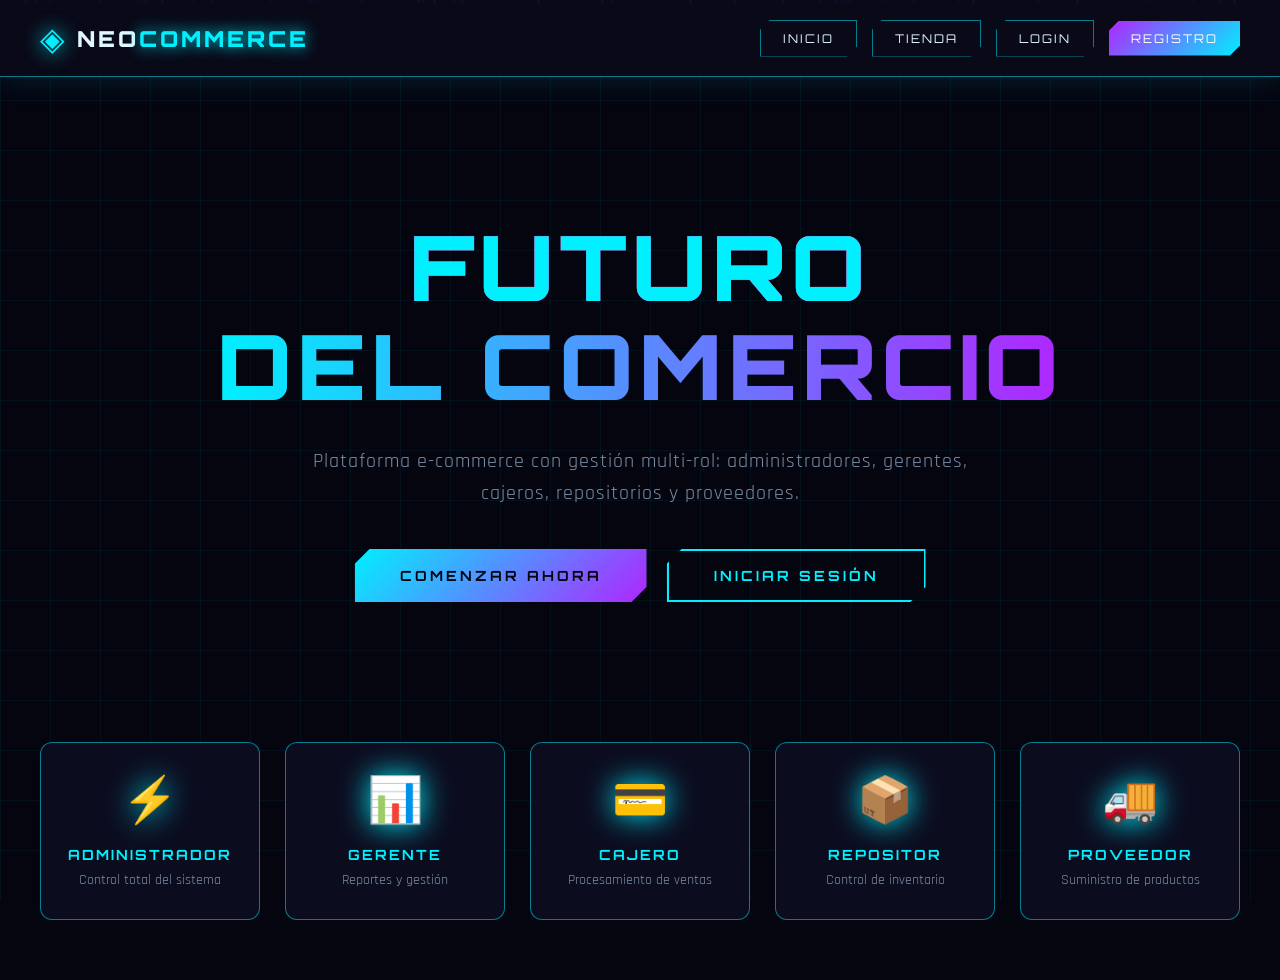
<file: NeoCommerce/frontend/index.html>
<!DOCTYPE html>
<html lang="es">
<head>
    <meta charset="UTF-8">
    <meta name="viewport" content="width=device-width, initial-scale=1.0">
    <title>NeoCommerce | Futuristic E-commerce</title>
    <link rel="stylesheet" href="css/styles.css">
    <link href="https://fonts.googleapis.com/css2?family=Orbitron:wght@400;700;900&family=Rajdhani:wght@300;500;700&display=swap" rel="stylesheet">
</head>
<body>
    <div class="particles" id="particles"></div>
    <div class="grid-bg"></div>

    <header class="header">
        <div class="logo">
            <span class="logo-icon">◈</span>
            <span class="logo-text">NEO<span class="accent">COMMERCE</span></span>
        </div>
        <nav class="nav">
            <button class="nav-btn" data-view="home">INICIO</button>
            <button class="nav-btn" data-view="tienda">TIENDA</button>
            <button class="nav-btn" data-view="productos" id="navProductos" style="display:none;">CAJA</button>
            <button class="nav-btn" id="btnLogin">LOGIN</button>
            <button class="nav-btn accent-btn" id="btnRegister">REGISTRO</button>
        </nav>
        <div class="user-info" id="userInfo" style="display:none;">
            <span class="user-badge" id="userBadge"></span>
            <button class="nav-btn logout-btn" id="btnLogout">SALIR</button>
        </div>
    </header>

    <section class="view active" id="view-home">
        <div class="hero">
            <h1 class="hero-title">
                <span class="glitch" data-text="FUTURO">FUTURO</span><br>
                <span class="gradient-text">DEL COMERCIO</span>
            </h1>
            <p class="hero-subtitle">Plataforma e-commerce con gestión multi-rol: administradores, gerentes, cajeros, repositorios y proveedores.</p>
            <div class="hero-buttons">
                <button class="cta-btn" id="heroRegister">COMENZAR AHORA</button>
                <button class="cta-btn secondary" id="heroLogin">INICIAR SESIÓN</button>
            </div>
        </div>
        <div class="roles-grid">
            <div class="role-card"><div class="role-icon">⚡</div><h3>ADMINISTRADOR</h3><p>Control total del sistema</p></div>
            <div class="role-card"><div class="role-icon">📊</div><h3>GERENTE</h3><p>Reportes y gestión</p></div>
            <div class="role-card"><div class="role-icon">💳</div><h3>CAJERO</h3><p>Procesamiento de ventas</p></div>
            <div class="role-card"><div class="role-icon">📦</div><h3>REPOSITOR</h3><p>Control de inventario</p></div>
            <div class="role-card"><div class="role-icon">🚚</div><h3>PROVEEDOR</h3><p>Suministro de productos</p></div>
        </div>
    </section>

    <section class="view" id="view-tienda">
        <h2 class="section-title">CATÁLOGO DE PRODUCTOS</h2>
        <div class="shop-container">
            <div class="products-side"><div class="products-grid" id="tiendaProductsGrid"></div></div>
            <div class="cart-side">
                <div class="cart-header"><h3>🛒 CARRITO</h3><span class="cart-count" id="cartCount">0</span></div>
                <div class="cart-items" id="cartItems"><p class="empty-cart">El carrito está vacío</p></div>
                <div class="cart-summary">
                    <div class="summary-row"><span>Subtotal:</span><span id="cartSubtotal">$0.00</span></div>
                    <div class="summary-row"><span>IVA (21%):</span><span id="cartIVA">$0.00</span></div>
                    <div class="summary-row total-row"><span>TOTAL:</span><span id="cartTotal">$0.00</span></div>
                </div>
                <button class="checkout-btn" id="btnCheckout" disabled>FINALIZAR COMPRA</button>
            </div>
        </div>
    </section>

    <section class="view" id="view-productos">
        <h2 class="section-title">CAJA - PUNTO DE VENTA</h2>
        <div class="shop-container">
            <div class="products-side"><div class="products-grid" id="productsGrid"></div></div>
            <div class="cart-side">
                <div class="cart-header"><h3>🛒 VENTA ACTUAL</h3><span class="cart-count" id="cartCount">0</span></div>
                <div class="cart-items" id="cartItems"><p class="empty-cart">Sin productos</p></div>
                <div class="cart-summary">
                    <div class="summary-row"><span>Subtotal:</span><span id="cartSubtotal">$0.00</span></div>
                    <div class="summary-row"><span>IVA (21%):</span><span id="cartIVA">$0.00</span></div>
                    <div class="summary-row total-row"><span>TOTAL:</span><span id="cartTotal">$0.00</span></div>
                </div>
                <button class="checkout-btn" id="btnCheckout" disabled>FACTURAR</button>
            </div>
        </div>
    </section>

    <section class="view" id="view-admin-productos">
        <h2 class="section-title">ADMINISTRACIÓN DE PRODUCTOS</h2>
        <div class="admin-header"><button class="cta-btn" id="btnNuevoProducto">+ NUEVO PRODUCTO</button></div>
        <div class="admin-table-container">
            <table class="admin-table">
                <thead><tr><th>ID</th><th>Nombre</th><th>Categoría</th><th>Precio</th><th>Stock</th><th>Estado</th><th>Acciones</th></tr></thead>
                <tbody id="adminProductsTable"></tbody>
            </table>
        </div>
    </section>

    <section class="view" id="view-admin-pedidos">
        <h2 class="section-title">PEDIDOS DE CLIENTES</h2>
        <div class="admin-header"><button class="cta-btn secondary" id="btnCierreDiario">🌙 CIERRE DEL DÍA</button></div>
        <div class="admin-table-container">
            <table class="admin-table">
                <thead><tr><th>N° Pedido</th><th>Fecha</th><th>Cliente</th><th>Total</th><th>Pago</th><th>Estado</th><th>Acciones</th></tr></thead>
                <tbody id="adminPedidosTable"></tbody>
            </table>
        </div>
        <h2 class="section-title" style="margin-top: 60px; font-size: 22px;">HISTORIAL DE CIERRES DIARIOS</h2>
        <div class="admin-table-container">
            <table class="admin-table">
                <thead><tr><th>Fecha</th><th>Pedidos</th><th>Neto</th><th>IVA</th><th>Total</th><th>Contado</th><th>Cuotas</th></tr></thead>
                <tbody id="cierresTable"></tbody>
            </table>
        </div>
    </section>

    <section class="view" id="view-dashboard">
        <h2 class="section-title" id="dashboardTitle">DASHBOARD</h2>
        <div class="dashboard-content" id="dashboardContent"></div>
    </section>

    <!-- MODALES -->
    <div class="modal" id="modalLogin">
        <div class="modal-content">
            <span class="modal-close" data-close="modalLogin">✕</span>
            <h2 class="modal-title">ACCESO AL SISTEMA</h2>
            <form id="formLogin">
                <div class="input-group"><input type="email" id="loginEmail" placeholder=" " required><label>Correo Electrónico</label></div>
                <div class="input-group"><input type="password" id="loginPassword" placeholder=" " required><label>Contraseña</label></div>
                <button type="submit" class="submit-btn">INICIAR SESIÓN</button>
            </form>
            <div class="modal-footer"><p>¿No tienes cuenta? <a href="#" id="linkToRegister">Regístrate aquí</a></p></div>
        </div>
    </div>

    <div class="modal" id="modalRegister">
        <div class="modal-content">
            <span class="modal-close" data-close="modalRegister">✕</span>
            <h2 class="modal-title">NUEVO REGISTRO</h2>
            <form id="formRegister">
                <div class="input-group"><input type="text" id="regNombre" placeholder=" " required><label>Nombre Completo</label></div>
                <div class="input-group"><input type="email" id="regEmail" placeholder=" " required><label>Correo Electrónico</label></div>
                <div class="input-group"><input type="password" id="regPassword" placeholder=" " required minlength="6"><label>Contraseña</label></div>
                <div class="input-group"><select id="regRol" required><option value="">Selecciona un rol</option></select><label class="select-label">Rol</label></div>
                <div class="input-group" id="codigoGroup" style="display:none;"><input type="text" id="regCodigo" placeholder=" "><label>Código Especial</label></div>
                <div class="input-group"><input type="tel" id="regTelefono" placeholder=" "><label>Teléfono (opcional)</label></div>
                <button type="submit" class="submit-btn">CREAR CUENTA</button>
            </form>
            <div class="modal-footer"><p>¿Ya tienes cuenta? <a href="#" id="linkToLogin">Inicia sesión</a></p></div>
        </div>
    </div>

    <div class="modal" id="modalProducto">
        <div class="modal-content">
            <span class="modal-close" data-close="modalProducto">✕</span>
            <h2 class="modal-title" id="modalProductoTitle">NUEVO PRODUCTO</h2>
            <form id="formProducto">
                <input type="hidden" id="prodID">
                <div class="input-group"><input type="text" id="prodNombre" placeholder=" " required><label>Nombre</label></div>
                <div class="input-group"><input type="text" id="prodCategoria" placeholder=" "><label>Categoría</label></div>
                <div class="input-group"><input type="number" id="prodPrecio" step="0.01" placeholder=" " required min="0"><label>Precio</label></div>
                <div class="input-group"><input type="number" id="prodStock" placeholder=" " required min="0"><label>Stock</label></div>
                <div class="input-group"><textarea id="prodDescripcion" placeholder=" " rows="3"></textarea><label>Descripción</label></div>
                <button type="submit" class="submit-btn">GUARDAR</button>
            </form>
        </div>
    </div>

    <div class="modal" id="modalDevolver">
        <div class="modal-content">
            <span class="modal-close" data-close="modalDevolver">✕</span>
            <h2 class="modal-title">DEVOLVER AL ALMACÉN</h2>
            <form id="formDevolver">
                <input type="hidden" id="devProdID">
                <p class="dev-info">Producto: <strong id="devProdNombre"></strong></p>
                <div class="input-group"><input type="number" id="devCantidad" placeholder=" " required min="1"><label>Cantidad</label></div>
                <div class="input-group"><input type="text" id="devMotivo" placeholder=" " required><label>Motivo</label></div>
                <button type="submit" class="submit-btn">DEVOLVER</button>
            </form>
        </div>
    </div>

    <div class="modal" id="modalFactura">
        <div class="modal-content factura-content">
            <span class="modal-close" data-close="modalFactura">✕</span>
            <div class="factura" id="facturaContent"></div>
            <button class="submit-btn" id="btnImprimirFactura">🖨️ IMPRIMIR</button>
        </div>
    </div>

    <div class="modal" id="modalCheckout">
        <div class="modal-content">
            <span class="modal-close" data-close="modalCheckout">✕</span>
            <h2 class="modal-title">FINALIZAR PEDIDO</h2>
            <form id="formCheckout">
                <div class="input-group"><input type="text" id="checkNombre" placeholder=" " required><label>Nombre Completo</label></div>
                <div class="input-group"><input type="email" id="checkEmail" placeholder=" " required><label>Correo Electrónico</label></div>
                <div class="input-group"><input type="tel" id="checkTelefono" placeholder=" "><label>Teléfono</label></div>
                <div class="input-group"><input type="text" id="checkDireccion" placeholder=" "><label>Dirección de envío</label></div>
                <div class="input-group">
                    <label style="position: static; color: var(--neon-cyan); font-size: 13px; display: block; margin-bottom: 8px;">Forma de pago</label>
                    <div class="pago-options">
                        <label class="pago-option"><input type="radio" name="formaPago" value="Contado" checked><span>💵 Contado</span></label>
                        <label class="pago-option"><input type="radio" name="formaPago" value="Cuotas"><span>💳 Cuotas</span></label>
                    </div>
                </div>
                <div class="input-group" id="cuotasGroup" style="display:none;">
                    <select id="checkCuotas"><option value="3">3 cuotas</option><option value="6">6 cuotas</option><option value="12">12 cuotas</option></select>
                    <label class="select-label">Cuotas</label>
                </div>
                <div class="cart-summary">
                    <div class="summary-row"><span>Subtotal:</span><span id="checkSubtotal">$0.00</span></div>
                    <div class="summary-row"><span>IVA (21%):</span><span id="checkIVA">$0.00</span></div>
                    <div class="summary-row total-row"><span>TOTAL:</span><span id="checkTotal">$0.00</span></div>
                    <div class="summary-row" id="cuotaInfo" style="display:none; color: #ffaa00;"><span>Monto cuota:</span><span id="checkMontoCuota">$0.00</span></div>
                </div>
                <button type="submit" class="submit-btn">CONFIRMAR PEDIDO</button>
            </form>
        </div>
    </div>

    <div class="modal" id="modalPedidoConfirmado">
        <div class="modal-content factura-content">
            <span class="modal-close" data-close="modalPedidoConfirmado">✕</span>
            <div class="factura" id="pedidoConfirmadoContent"></div>
            <button class="submit-btn" id="btnCerrarPedido">ENTENDIDO</button>
        </div>
    </div>

    <div id="toast" class="toast"></div>

    <script src="js/auth.js" defer></script>
    <script src="js/app.js" defer></script>
</body>
</html>
</file>
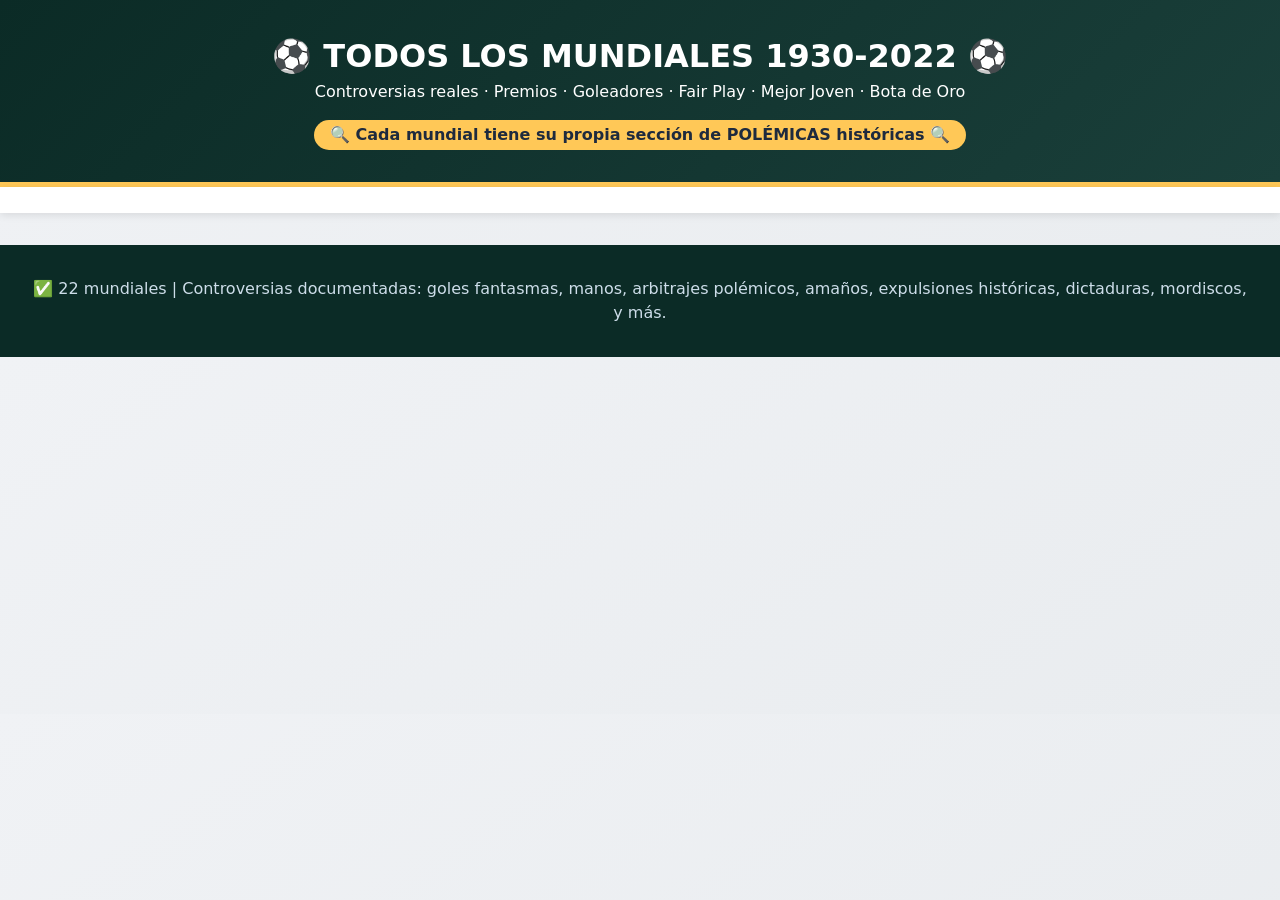
<file: mundial/Nueva carpeta/mundial.html>
<!DOCTYPE html>
<html lang="es">
<head>
    <meta charset="UTF-8">
    <meta name="viewport" content="width=device-width, initial-scale=1.0, user-scalable=yes">
    <title>Mundiales | TODAS las controversias históricas + premios completos</title>
    <link rel="stylesheet" href="style.css">
</head>
<body>

<div class="hero">
    <h1>⚽ TODOS LOS MUNDIALES 1930-2022 ⚽</h1>
    <p>Controversias reales · Premios · Goleadores · Fair Play · Mejor Joven · Bota de Oro</p>
    <div class="hero-badge">🔍 Cada mundial tiene su propia sección de POLÉMICAS históricas 🔍</div>
</div>

<div class="nav-mundiales">
    <div class="nav-container" id="navMundiales"></div>
</div>

<div class="container" id="contenedor-mundial"></div>

<div class="footer-global">
    <p>✅ 22 mundiales | Controversias documentadas: goles fantasmas, manos, arbitrajes polémicos, amaños, expulsiones históricas, dictaduras, mordiscos, y más.</p>
</div>

<script src="script.js"></script>
</body>
</html>
</file>
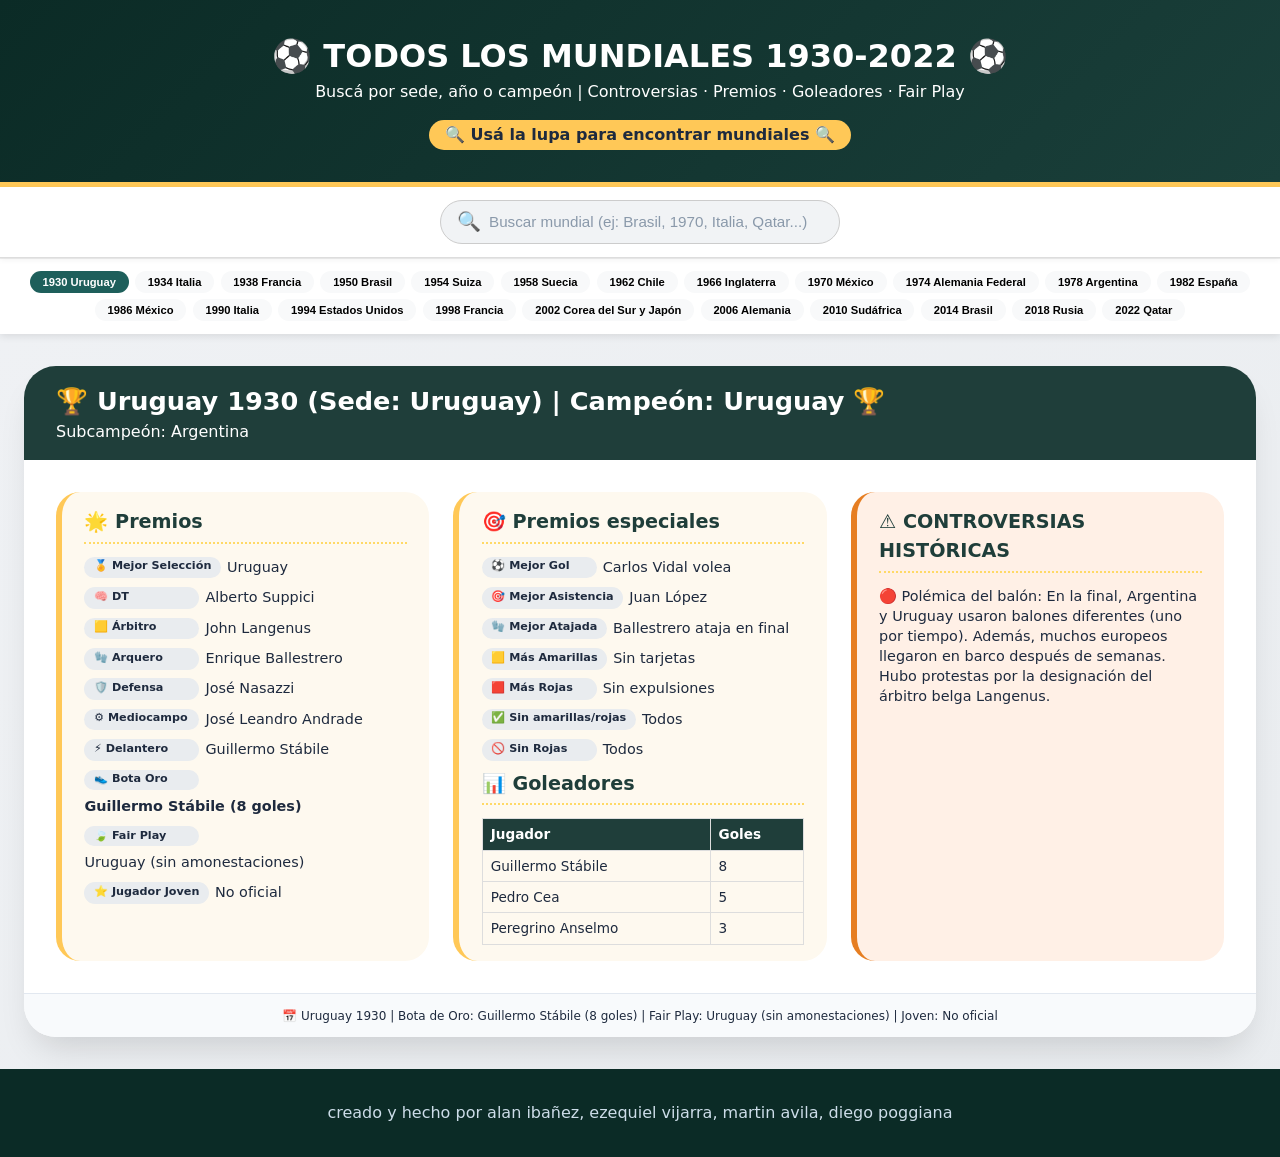
<file: mundial/Nueva carpeta/mundiallllll.html>
<!DOCTYPE html>
<html lang="es">
<head>
    <meta charset="UTF-8">
    <meta name="viewport" content="width=device-width, initial-scale=1.0, user-scalable=yes">
    <title>Mundiales | Buscador + todas las controversias y premios</title>
    <style>
        * { margin: 0; padding: 0; box-sizing: border-box; }
        body {
            font-family: 'Segoe UI', Roboto, system-ui;
            background: linear-gradient(145deg, #f0f2f5 0%, #e9ecef 100%);
            color: #1e2a3e;
            line-height: 1.5;
        }
        .hero {
            background: linear-gradient(135deg, #0b2b26 0%, #1a3f3a 100%);
            color: white;
            padding: 2rem 1.5rem;
            text-align: center;
            border-bottom: 5px solid #ffc857;
        }
        .hero h1 { font-size: 2rem; }
        .hero-badge {
            background: #ffc857;
            color: #1e2a3e;
            display: inline-block;
            padding: 0.2rem 1rem;
            border-radius: 60px;
            font-weight: bold;
            margin-top: 1rem;
        }
        /* BARRA DE BÚSQUEDA CON LUPA */
        .search-container {
            background: white;
            padding: 0.8rem 1rem;
            display: flex;
            justify-content: center;
            border-bottom: 1px solid #ddd;
            position: sticky;
            top: 0;
            z-index: 101;
            box-shadow: 0 2px 6px rgba(0,0,0,0.05);
        }
        .search-box {
            display: flex;
            align-items: center;
            background: #f1f3f5;
            border-radius: 50px;
            padding: 0.4rem 1rem;
            width: 100%;
            max-width: 400px;
            border: 1px solid #ccc;
        }
        .search-box .lupa {
            font-size: 1.2rem;
            margin-right: 8px;
            color: #5f6c7a;
        }
        .search-box input {
            background: transparent;
            border: none;
            outline: none;
            font-size: 0.95rem;
            width: 100%;
            padding: 0.3rem 0;
        }
        .search-box input::placeholder {
            color: #8a99aa;
        }
        .clear-search {
            background: none;
            border: none;
            cursor: pointer;
            font-size: 1.1rem;
            color: #8a99aa;
            padding: 0 5px;
        }
        .nav-mundiales {
            background: white;
            padding: 0.8rem 0;
            position: sticky;
            top: 70px;
            z-index: 100;
            box-shadow: 0 2px 8px rgba(0,0,0,0.1);
            max-height: 115px;
            overflow-y: auto;
            border-top: 1px solid #eee;
        }
        .nav-container {
            max-width: 1400px;
            margin: 0 auto;
            display: flex;
            flex-wrap: wrap;
            justify-content: center;
            gap: 0.4rem;
            padding: 0 1rem;
        }
        .btn-mundial {
            background: #f8f9fa;
            border: none;
            padding: 0.3rem 0.8rem;
            border-radius: 40px;
            font-weight: 600;
            font-size: 0.7rem;
            cursor: pointer;
            transition: 0.2s;
            white-space: nowrap;
        }
        .btn-mundial.active, .btn-mundial:hover {
            background: #1e5f5b;
            color: white;
        }
        .container { max-width: 1400px; margin: 2rem auto; padding: 0 1.5rem; }
        .worldcup-card {
            background: white;
            border-radius: 2rem;
            box-shadow: 0 20px 35px -12px rgba(0,0,0,0.15);
            overflow: hidden;
            animation: fadeSlide 0.3s ease-out;
        }
        @keyframes fadeSlide {
            from { opacity: 0; transform: translateY(10px);}
            to { opacity: 1; transform: translateY(0);}
        }
        .card-header {
            background: #1f3e3a;
            color: white;
            padding: 1rem 2rem;
        }
        .card-header h2 { font-size: 1.6rem; }
        .stats-grid {
            display: grid;
            grid-template-columns: repeat(auto-fit, minmax(330px, 1fr));
            gap: 1.5rem;
            padding: 2rem;
        }
        .stat-block {
            background: #fef9ef;
            border-radius: 1.5rem;
            padding: 1rem 1.4rem;
            border-left: 6px solid #ffc857;
        }
        .stat-block h3 {
            font-size: 1.2rem;
            color: #1f3e3a;
            border-bottom: 2px dotted #ffd966;
            margin-bottom: 0.8rem;
            padding-bottom: 5px;
        }
        .stat-list { list-style: none; }
        .stat-list li {
            margin-bottom: 0.55rem;
            font-size: 0.9rem;
            display: flex;
            flex-wrap: wrap;
            gap: 6px;
        }
        .badge-stat {
            background: #e9ecef;
            border-radius: 20px;
            padding: 0.1rem 0.6rem;
            font-weight: 600;
            font-size: 0.7rem;
            min-width: 115px;
        }
        .tabla-goleadores {
            width: 100%;
            border-collapse: collapse;
            margin-top: 0.5rem;
            font-size: 0.85rem;
        }
        .tabla-goleadores th, .tabla-goleadores td {
            border: 1px solid #ddd;
            padding: 5px 8px;
            text-align: left;
        }
        .tabla-goleadores th { background: #1f3e3a; color: white; }
        .controversia { background: #fff0e6; border-left-color: #e67e22; }
        .controversia p { font-size: 0.9rem; margin-bottom: 0.5rem; line-height: 1.4; }
        .footer-card {
            background: #f8fafc;
            padding: 0.8rem 2rem;
            font-size: 0.75rem;
            text-align: center;
            border-top: 1px solid #e2e8f0;
        }
        .footer-global {
            text-align: center;
            padding: 2rem;
            background: #0b2b26;
            color: #cddde9;
            margin-top: 2rem;
        }
        .no-results {
            text-align: center;
            padding: 3rem;
            background: white;
            border-radius: 2rem;
            font-size: 1.2rem;
            color: #555;
        }
        @media (max-width: 680px) {
            .stats-grid { padding: 1rem; gap: 1rem; }
            .search-container { top: 0; }
            .nav-mundiales { top: 68px; }
        }
    </style>
</head>
<body>

<div class="hero">
    <h1>⚽ TODOS LOS MUNDIALES 1930-2022 ⚽</h1>
    <p>Buscá por sede, año o campeón | Controversias · Premios · Goleadores · Fair Play</p>
    <div class="hero-badge">🔍 Usá la lupa para encontrar mundiales 🔍</div>
</div>

<!-- BARRA DE BÚSQUEDA CON LUPA -->
<div class="search-container">
    <div class="search-box">
        <span class="lupa">🔍</span>
        <input type="text" id="searchInput" placeholder="Buscar mundial (ej: Brasil, 1970, Italia, Qatar...)" autocomplete="off">
        <button class="clear-search" id="clearSearchBtn" style="display: none;">✖</button>
    </div>
</div>

<div class="nav-mundiales" id="navMundialesWrapper">
    <div class="nav-container" id="navMundiales"></div>
</div>

<div class="container" id="contenedor-mundial"></div>

<div class="footer-global">
    <p> creado y hecho por alan ibañez, ezequiel vijarra, martin avila, diego poggiana</p>
</div>

<script>
    // DATOS COMPLETOS DE LOS 22 MUNDIALES (sede incluida)
    const mundialesData = [
        { id:1930, nombre:"Uruguay 1930", sede:"Uruguay", campeon:"Uruguay", subcampeon:"Argentina", mejorSeleccion:"Uruguay", mejorDt:"Alberto Suppici", mejorArbitro:"John Langenus", mejorArquero:"Enrique Ballestrero", mejorDefensa:"José Nasazzi", mejorMediocampo:"José Leandro Andrade", mejorDelantero:"Guillermo Stábile", mejorGol:"Carlos Vidal volea", mejorAsistencia:"Juan López", mejorAtajada:"Ballestrero ataja en final", masAmarillas:"Sin tarjetas", masRojas:"Sin expulsiones", sinAmarillasRojas:"Todos", sinRojas:"Todos", botaOro:"Guillermo Stábile (8 goles)", fairPlay:"Uruguay (sin amonestaciones)", mejorJoven:"No oficial", tablaGoleadores:[{nombre:"Guillermo Stábile",goles:8},{nombre:"Pedro Cea",goles:5},{nombre:"Peregrino Anselmo",goles:3}],
          controversias:"🔴 Polémica del balón: En la final, Argentina y Uruguay usaron balones diferentes (uno por tiempo). Además, muchos europeos llegaron en barco después de semanas. Hubo protestas por la designación del árbitro belga Langenus." },

        { id:1934, nombre:"Italia 1934", sede:"Italia", campeon:"Italia", subcampeon:"Checoslovaquia", mejorSeleccion:"Italia", mejorDt:"Vittorio Pozzo", mejorArbitro:"Ivan Eklind", mejorArquero:"Ricardo Zamora", mejorDefensa:"Luis Monti", mejorMediocampo:"Giuseppe Meazza", mejorDelantero:"Oldřich Nejedlý", mejorGol:"Schiavio final", mejorAsistencia:"Guaita", mejorAtajada:"Zamora", masAmarillas:"Sin sistema", masRojas:"Expulsión de Monti?", sinAmarillasRojas:"Varios", sinRojas:"Suecia", botaOro:"Oldřich Nejedlý (5 goles)", fairPlay:"Suecia", mejorJoven:"No oficial", tablaGoleadores:[{nombre:"Oldřich Nejedlý",goles:5},{nombre:"Angelo Schiavio",goles:4},{nombre:"Edmund Conen",goles:4}],
          controversias:"🔴 Influencia fascista de Mussolini, quien presionó para que Italia ganara. Árbitro sueco Eklind fue sospechoso de favorecer a Italia. Partido semifinal contra Austria con decisiones dudosas." },

        { id:1938, nombre:"Francia 1938", sede:"Francia", campeon:"Italia", subcampeon:"Hungría", mejorSeleccion:"Italia", mejorDt:"Vittorio Pozzo", mejorArbitro:"Georges Capdeville", mejorArquero:"Aldo Olivieri", mejorDefensa:"Pietro Rava", mejorMediocampo:"Michele Andreolo", mejorDelantero:"Leônidas", mejorGol:"Leônidas chilena", mejorAsistencia:"Colaussi", mejorAtajada:"Olivieri", masAmarillas:"Sin registro", masRojas:"Brasil expulsión", sinAmarillasRojas:"Suecia", sinRojas:"Hungría", botaOro:"Leônidas (7 goles)", fairPlay:"Suecia", mejorJoven:"No oficial", tablaGoleadores:[{nombre:"Leônidas",goles:7},{nombre:"György Sárosi",goles:5},{nombre:"Gino Colaussi",goles:4}],
          controversias:"🔴 Brasil decidió dejar a Leônidas (su estrella) en el banquillo en semifinales contra Italia, supuestamente para guardarlo para la final, pero perdieron 2-1. Anschluss de Austria hizo que jugadores austriacos fueran obligados a jugar por Alemania." },

        { id:1950, nombre:"Brasil 1950", sede:"Brasil", campeon:"Uruguay", subcampeon:"Brasil", mejorSeleccion:"Uruguay", mejorDt:"Juan López Fontana", mejorArbitro:"George Reader", mejorArquero:"Roque Máspoli", mejorDefensa:"Eusebio Tejera", mejorMediocampo:"Obdulio Varela", mejorDelantero:"Zizinho", mejorGol:"Ghiggia ángulo", mejorAsistencia:"Zizinho", mejorAtajada:"Máspoli", masAmarillas:"Sin tarjetas", masRojas:"Ninguna", sinAmarillasRojas:"Todos", sinRojas:"Todos", botaOro:"Ademir (9 goles)", fairPlay:"Uruguay", mejorJoven:"No oficial", tablaGoleadores:[{nombre:"Ademir",goles:9},{nombre:"Óscar Míguez",goles:5},{nombre:"Zizinho",goles:4}],
          controversias:"🔴 MARACANAZO: Final no era una final clásica sino un hexagonal final. El Maracaná lleno (200.000 personas) vio perder a Brasil. Hubo depresión nacional y varios aficionados se suicidaron. Además, Argentina se retiró de las eliminatorias." },

        { id:1954, nombre:"Suiza 1954", sede:"Suiza", campeon:"Alemania Federal", subcampeon:"Hungría", mejorSeleccion:"Alemania", mejorDt:"Sepp Herberger", mejorArbitro:"William Ling", mejorArquero:"Toni Turek", mejorDefensa:"Kohlmeyer", mejorMediocampo:"Fritz Walter", mejorDelantero:"Puskás", mejorGol:"Rahn final", mejorAsistencia:"Hidegkuti", mejorAtajada:"Turek", masAmarillas:"Hungría", masRojas:"Bozsik", sinAmarillasRojas:"Austria", sinRojas:"Austria", botaOro:"Sándor Kocsis (11 goles)", fairPlay:"Austria", mejorJoven:"No oficial", tablaGoleadores:[{nombre:"Sándor Kocsis",goles:11},{nombre:"Josef Hügi",goles:6},{nombre:"Ferenc Puskás",goles:4}],
          controversias:"🔴 'Milagro de Berna': Alemania venció a la invencible Hungría (32 partidos sin perder). Hubo sospechas de dopaje alemán (inyecciones de metanfetamina). Además, Puskás reclamó un gol anulado en la final por offside dudoso." },

        { id:1958, nombre:"Suecia 1958", sede:"Suecia", campeon:"Brasil", subcampeon:"Suecia", mejorSeleccion:"Brasil", mejorDt:"Feola", mejorArbitro:"Maurice Guigue", mejorArquero:"Gilmar", mejorDefensa:"Djalma Santos", mejorMediocampo:"Didí", mejorDelantero:"Pelé", mejorGol:"Pelé chilena", mejorAsistencia:"Garrincha", mejorAtajada:"Gilmar", masAmarillas:"Francia", masRojas:"Paraguay", sinAmarillasRojas:"Brasil", sinRojas:"Gales", botaOro:"Just Fontaine (13 goles)", fairPlay:"Brasil", mejorJoven:"Pelé (17 años)", tablaGoleadores:[{nombre:"Just Fontaine",goles:13},{nombre:"Pelé",goles:6},{nombre:"Helmut Rahn",goles:6}],
          controversias:"🔴 El gobierno sueco intentó que Brasil no usara a Pelé por ser menor de edad? Falso. Pero hubo polémica en semifinal: Francia quejándose del arbitraje. La final Brasil 5-2 Suecia con el público local silbando a su propia selección." },

        { id:1962, nombre:"Chile 1962", sede:"Chile", campeon:"Brasil", subcampeon:"Checoslovaquia", mejorSeleccion:"Brasil", mejorDt:"Moreira", mejorArbitro:"Latyshev", mejorArquero:"Schrojf", mejorDefensa:"Mauro", mejorMediocampo:"Zito", mejorDelantero:"Garrincha", mejorGol:"Garrincha", mejorAsistencia:"Amarildo", mejorAtajada:"Schrojf", masAmarillas:"Chile", masRojas:"Italia", sinAmarillasRojas:"URSS", sinRojas:"Brasil", botaOro:"Garrincha, Vavá, Albert (4)", fairPlay:"Brasil", mejorJoven:"No oficial", tablaGoleadores:[{nombre:"Garrincha",goles:4},{nombre:"Vavá",goles:4},{nombre:"Leonel Sánchez",goles:4}],
          controversias:"🔴 LA BATALLA DE SANTIAGO (Italia vs Chile): partido más violento de la historia con 2 expulsiones, puñetazos, patadas voladoras. Previo, periodistas italianos denigraron a Chile, lo que encendió la furia local. Intervención militar." },

        { id:1966, nombre:"Inglaterra 1966", sede:"Inglaterra", campeon:"Inglaterra", subcampeon:"Alemania Federal", mejorSeleccion:"Inglaterra", mejorDt:"Ramsey", mejorArbitro:"Dienst", mejorArquero:"Banks", mejorDefensa:"Moore", mejorMediocampo:"Charlton", mejorDelantero:"Eusébio", mejorGol:"Hurst", mejorAsistencia:"Charlton", mejorAtajada:"Banks", masAmarillas:"Argentina", masRojas:"Rattín", sinAmarillasRojas:"Corea del Norte", sinRojas:"Portugal", botaOro:"Eusébio (9 goles)", fairPlay:"Corea del Norte", mejorJoven:"No oficial", tablaGoleadores:[{nombre:"Eusébio",goles:9},{nombre:"Helmut Haller",goles:6},{nombre:"Geoff Hurst",goles:4}],
          controversias:"🔴 GOL FANTASMA: El tercer gol de Hurst en la final (4-2) pegó en el larguero y la línea; el árbitro asistente dictaminó que entró, pero hasta hoy se discute si realmente cruzó. Expulsión de Rattín (Argentina) que no quiso salir." },

        { id:1970, nombre:"México 1970", sede:"México", campeon:"Brasil", subcampeon:"Italia", mejorSeleccion:"Brasil", mejorDt:"Zagallo", mejorArbitro:"Glöckner", mejorArquero:"Félix", mejorDefensa:"Carlos Alberto", mejorMediocampo:"Pelé", mejorDelantero:"Jairzinho", mejorGol:"Carlos Alberto", mejorAsistencia:"Pelé", mejorAtajada:"Banks", masAmarillas:"Italia", masRojas:"México", sinAmarillasRojas:"Brasil", sinRojas:"Rumania", botaOro:"Gerd Müller (10 goles)", fairPlay:"Brasil", mejorJoven:"No oficial", tablaGoleadores:[{nombre:"Gerd Müller",goles:10},{nombre:"Jairzinho",goles:7},{nombre:"Pelé",goles:4}],
          controversias:"🔴 Partidos a mediodía con 40 grados para beneficiar a Europa en TV. La semifinal Italia-Alemania 4-3 llamada 'Partido del Siglo' pero con polémica por fatiga. Pelé reclamó falta en un gol no concedido." },

        { id:1974, nombre:"Alemania 1974", sede:"Alemania Federal", campeon:"Alemania Federal", subcampeon:"Países Bajos", mejorSeleccion:"Países Bajos", mejorDt:"Michels", mejorArbitro:"Taylor", mejorArquero:"Maier", mejorDefensa:"Beckenbauer", mejorMediocampo:"Cruyff", mejorDelantero:"Müller", mejorGol:"Cruyff", mejorAsistencia:"Neeskens", mejorAtajada:"Maier", masAmarillas:"Holanda", masRojas:"Australia", sinAmarillasRojas:"Zaire", sinRojas:"Polonia", botaOro:"Grzegorz Lato (7 goles)", fairPlay:"Polonia", mejorJoven:"Żmuda", tablaGoleadores:[{nombre:"Grzegorz Lato",goles:7},{nombre:"Johan Neeskens",goles:5},{nombre:"Andrzej Szarmach",goles:5}],
          controversias:"🔴 La Naranja Mecánica vs la sobriedad alemana. Polémica por el penal a los 2 minutos de la final (Neeskens) que no era penal claro. Holanda acusó a Alemania de usar métodos antideportivos. Además, Alemania Oriental venció a Alemania Federal en primera fase." },

        { id:1978, nombre:"Argentina 1978", sede:"Argentina", campeon:"Argentina", subcampeon:"Países Bajos", mejorSeleccion:"Argentina", mejorDt:"Menotti", mejorArbitro:"Gonella", mejorArquero:"Fillol", mejorDefensa:"Passarella", mejorMediocampo:"Kempes", mejorDelantero:"Kempes", mejorGol:"Kempes", mejorAsistencia:"Luque", mejorAtajada:"Fillol", masAmarillas:"Holanda", masRojas:"Argentina", sinAmarillasRojas:"Perú", sinRojas:"Túnez", botaOro:"Mario Kempes (6 goles)", fairPlay:"Túnez", mejorJoven:"Cabrini", tablaGoleadores:[{nombre:"Mario Kempes",goles:6},{nombre:"Teófilo Cubillas",goles:5},{nombre:"Rob Rensenbrink",goles:5}],
          controversias:"🔴 POLÉMICA MÁXIMA: Argentina necesitaba ganar por 4 goles a Perú en segunda fase y lo logró 6-0. Se sospechó que Perú se dejó ganar por favores políticos o dinero (régimen militar argentino). Holanda protestó. Además, el torneo se jugó bajo dictadura." },

        { id:1982, nombre:"España 1982", sede:"España", campeon:"Italia", subcampeon:"Alemania Federal", mejorSeleccion:"Italia", mejorDt:"Bearzot", mejorArbitro:"Coelho", mejorArquero:"Zoff", mejorDefensa:"Gentile", mejorMediocampo:"Falcão", mejorDelantero:"Rossi", mejorGol:"Zico", mejorAsistencia:"Conti", mejorAtajada:"Zoff", masAmarillas:"Italia", masRojas:"Hungría", sinAmarillasRojas:"Argelia", sinRojas:"Bélgica", botaOro:"Paolo Rossi (6 goles)", fairPlay:"Brasil", mejorJoven:"Amoros", tablaGoleadores:[{nombre:"Paolo Rossi",goles:6},{nombre:"Karl-Heinz Rummenigge",goles:5},{nombre:"Zico",goles:4}],
          controversias:"🔴 El 'Pufo' de Kuwait: El jeque kuwaití ordenó a sus jugadores retirarse del campo tras un gol de Francia, y el árbitro anuló el tanto. Alemania y Austria hicieron un pacto de no agresión para eliminar a Argelia (''Anschluss'' del fútbol)." },

        { id:1986, nombre:"México 1986", sede:"México", campeon:"Argentina", subcampeon:"Alemania Federal", mejorSeleccion:"Argentina", mejorDt:"Bilardo", mejorArbitro:"Arppi Filho", mejorArquero:"Goycochea", mejorDefensa:"Brown", mejorMediocampo:"Maradona", mejorDelantero:"Lineker", mejorGol:"Maradona", mejorAsistencia:"Maradona", mejorAtajada:"Goycochea", masAmarillas:"Bélgica", masRojas:"Uruguay", sinAmarillasRojas:"Marruecos", sinRojas:"Irak", botaOro:"Gary Lineker (6 goles)", fairPlay:"Marruecos", mejorJoven:"Scifo", tablaGoleadores:[{nombre:"Gary Lineker",goles:6},{nombre:"Diego Maradona",goles:5},{nombre:"Emilio Butragueño",goles:5}],
          controversias:"🔴 LA MANO DE DIOS: Maradona marcó con la mano ante Inglaterra y el árbitro lo validó. Dijo que fue 'la mano de Dios'. Además, el 'Gol del Siglo' en el mismo partido. Polémica por el calor y el arbitraje en cuartos." },

        { id:1990, nombre:"Italia 1990", sede:"Italia", campeon:"Alemania Federal", subcampeon:"Argentina", mejorSeleccion:"Alemania", mejorDt:"Beckenbauer", mejorArbitro:"Codesal", mejorArquero:"Goycochea", mejorDefensa:"Brehme", mejorMediocampo:"Matthäus", mejorDelantero:"Schillaci", mejorGol:"Brehme", mejorAsistencia:"Matthäus", mejorAtajada:"Goycochea", masAmarillas:"Argentina", masRojas:"Camerún", sinAmarillasRojas:"Costa Rica", sinRojas:"Irlanda", botaOro:"Schillaci (6 goles)", fairPlay:"Inglaterra", mejorJoven:"Prosinečki", tablaGoleadores:[{nombre:"Salvatore Schillaci",goles:6},{nombre:"Tomáš Skuhravý",goles:5},{nombre:"Roger Milla",goles:4}],
          controversias:"🔴 Camerún eliminó a Argentina en la inauguración con juego durísimo (2 rojas). Argentina llegó a la final con 2 penales en contra en semifinal. Expulsión de Giusti en la final. Polémica por el penal que le dio el título a Alemania." },

        { id:1994, nombre:"EE.UU. 1994", sede:"Estados Unidos", campeon:"Brasil", subcampeon:"Italia", mejorSeleccion:"Brasil", mejorDt:"Parreira", mejorArbitro:"Puhl", mejorArquero:"Taffarel", mejorDefensa:"Márcio Santos", mejorMediocampo:"Dunga", mejorDelantero:"Romário", mejorGol:"Baggio", mejorAsistencia:"Zinho", mejorAtajada:"Taffarel", masAmarillas:"Italia", masRojas:"Italia", sinAmarillasRojas:"Grecia", sinRojas:"Nigeria", botaOro:"Salenko y Stoichkov (6)", fairPlay:"Brasil", mejorJoven:"Overmars", tablaGoleadores:[{nombre:"Oleg Salenko",goles:6},{nombre:"Hristo Stoichkov",goles:6},{nombre:"Romário",goles:5}],
          controversias:"🔴 Maradona dopado (efedrina) y expulsado del mundial. El penal fallado por Roberto Baggio en la final (tiró por arriba). Calor extremo en Orlando. Además, el asesinato de Andrés Escobar (autogol) al regresar a Colombia." },

        { id:1998, nombre:"Francia 1998", sede:"Francia", campeon:"Francia", subcampeon:"Brasil", mejorSeleccion:"Francia", mejorDt:"Jacquet", mejorArbitro:"Belqola", mejorArquero:"Barthez", mejorDefensa:"Thuram", mejorMediocampo:"Zidane", mejorDelantero:"Ronaldo", mejorGol:"Bergkamp", mejorAsistencia:"Beckham", mejorAtajada:"Barthez", masAmarillas:"Argentina", masRojas:"Chile", sinAmarillasRojas:"Jamaica", sinRojas:"Paraguay", botaOro:"Davor Šuker (6 goles)", fairPlay:"Inglaterra", mejorJoven:"Michael Owen", tablaGoleadores:[{nombre:"Davor Šuker",goles:6},{nombre:"Gabriel Batistuta",goles:5},{nombre:"Christian Vieri",goles:5}],
          controversias:"🔴 El misterio de Ronaldo: convulsión horas antes de la final, inicialmente no iba a jugar, pero finalmente fue titular jugando mal. Patrocinadores y Nike presionaron. Beckham expulsado por una patada a Simeone. Argentina-Países Bajos con polémica." },

        { id:2002, nombre:"Corea/Japón 2002", sede:"Corea del Sur y Japón", campeon:"Brasil", subcampeon:"Alemania", mejorSeleccion:"Brasil", mejorDt:"Scolari", mejorArbitro:"Collina", mejorArquero:"Kahn", mejorDefensa:"Roberto Carlos", mejorMediocampo:"Ronaldinho", mejorDelantero:"Ronaldo", mejorGol:"Ronaldinho falta", mejorAsistencia:"Rivaldo", mejorAtajada:"Kahn", masAmarillas:"Alemania", masRojas:"China", sinAmarillasRojas:"Senegal", sinRojas:"Costa Rica", botaOro:"Ronaldo (8 goles)", fairPlay:"Bélgica", mejorJoven:"Landon Donovan", tablaGoleadores:[{nombre:"Ronaldo",goles:8},{nombre:"Miroslav Klose",goles:5},{nombre:"Rivaldo",goles:5}],
          controversias:"🔴 COREA DEL SUR: Robo arbitral contra Italia (gol de Totti anulado, expulsión injusta, gol de Corea en offside) y contra España (dos goles anulados). Árbitro ecuatoriano Moreno señalado. FIFA nunca sancionó." },

        { id:2006, nombre:"Alemania 2006", sede:"Alemania", campeon:"Italia", subcampeon:"Francia", mejorSeleccion:"Italia", mejorDt:"Lippi", mejorArbitro:"Elizondo", mejorArquero:"Buffon", mejorDefensa:"Cannavaro", mejorMediocampo:"Pirlo", mejorDelantero:"Klose", mejorGol:"Maxi Rodríguez", mejorAsistencia:"Totti", mejorAtajada:"Buffon", masAmarillas:"Portugal", masRojas:"Países Bajos", sinAmarillasRojas:"Angola", sinRojas:"Ucrania", botaOro:"Miroslav Klose (5 goles)", fairPlay:"España", mejorJoven:"Podolski", tablaGoleadores:[{nombre:"Miroslav Klose",goles:5},{nombre:"Hernán Crespo",goles:3},{nombre:"Ronaldo",goles:3}],
          controversias:"🔴 CABEZAZO DE ZIDANE: Zidane golpeó a Materazzi en el pecho en la final, expulsado. Materazzi lo insultó. Italia campeón. Además, la 'Batalla de Núremberg' Portugal-Países Bajos con 4 rojas y 16 amarillas." },

        { id:2010, nombre:"Sudáfrica 2010", sede:"Sudáfrica", campeon:"España", subcampeon:"Países Bajos", mejorSeleccion:"España", mejorDt:"Del Bosque", mejorArbitro:"Webb", mejorArquero:"Casillas", mejorDefensa:"Puyol", mejorMediocampo:"Xavi", mejorDelantero:"Forlán", mejorGol:"Van Bronckhorst", mejorAsistencia:"Özil", mejorAtajada:"Casillas", masAmarillas:"Países Bajos", masRojas:"Heitinga", sinAmarillasRojas:"Corea del Norte", sinRojas:"Nueva Zelanda", botaOro:"Thomas Müller (5)", fairPlay:"Nueva Zelanda", mejorJoven:"Thomas Müller", tablaGoleadores:[{nombre:"Thomas Müller",goles:5},{nombre:"David Villa",goles:5},{nombre:"Wesley Sneijder",goles:5}],
          controversias:"🔴 FINAL BRUTA: 14 amarillas y 1 roja (Heitinga). Patada de De Jong a Xabi Alonso en el pecho (solo amarilla). Gol de Iniesta en el minuto 116. Polémica por fuera de juego previo. El partido fue una batalla campal." },

        { id:2014, nombre:"Brasil 2014", sede:"Brasil", campeon:"Alemania", subcampeon:"Argentina", mejorSeleccion:"Alemania", mejorDt:"Löw", mejorArbitro:"Rizzoli", mejorArquero:"Neuer", mejorDefensa:"Hummels", mejorMediocampo:"Kroos", mejorDelantero:"James", mejorGol:"James volea", mejorAsistencia:"Kroos", mejorAtajada:"Neuer", masAmarillas:"Brasil", masRojas:"Uruguay", sinAmarillasRojas:"Irán", sinRojas:"Nigeria", botaOro:"James Rodríguez (6)", fairPlay:"Colombia", mejorJoven:"Pogba", tablaGoleadores:[{nombre:"James Rodríguez",goles:6},{nombre:"Thomas Müller",goles:5},{nombre:"Neymar",goles:4}],
          controversias:"🔴 7-1: Alemania humilló a Brasil en semifinal (7-1). Neymar fracturado por Zúñiga (Colombia). Suárez mordió a Chiellini (Italia) y fue suspendido 9 partidos. Argentina llegó a final con polémicos penales." },

        { id:2018, nombre:"Rusia 2018", sede:"Rusia", campeon:"Francia", subcampeon:"Croacia", mejorSeleccion:"Francia", mejorDt:"Deschamps", mejorArbitro:"Pitana", mejorArquero:"Courtois", mejorDefensa:"Varane", mejorMediocampo:"Modric", mejorDelantero:"Mbappé", mejorGol:"Pavard", mejorAsistencia:"De Bruyne", mejorAtajada:"Courtois", masAmarillas:"Croacia", masRojas:"Colombia", sinAmarillasRojas:"Senegal", sinRojas:"Marruecos", botaOro:"Harry Kane (6)", fairPlay:"España", mejorJoven:"Kylian Mbappé", tablaGoleadores:[{nombre:"Harry Kane",goles:6},{nombre:"Antoine Griezmann",goles:4},{nombre:"Kylian Mbappé",goles:4}],
          controversias:"🔴 VAR debut polémico: penales dudosos a Francia (contra Australia, Croacia). Corea del Sur eliminó a Alemania en fase de grupos (2-0). España-Rusia con decisiones controvertidas. El gol de Pavard fue espectacular pero el VAR lo validó." },

        { id:2022, nombre:"Qatar 2022", sede:"Qatar", campeon:"Argentina", subcampeon:"Francia", mejorSeleccion:"Argentina", mejorDt:"Scaloni", mejorArbitro:"Marciniak", mejorArquero:"Dibu Martínez", mejorDefensa:"Cristian Romero", mejorMediocampo:"Enzo Fernández", mejorDelantero:"Messi", mejorGol:"Julián Álvarez", mejorAsistencia:"Messi", mejorAtajada:"Dibu Martínez", masAmarillas:"Argentina", masRojas:"Países Bajos", sinAmarillasRojas:"Marruecos", sinRojas:"Japón", botaOro:"Kylian Mbappé (8 goles)", fairPlay:"Inglaterra", mejorJoven:"Enzo Fernández", tablaGoleadores:[{nombre:"Kylian Mbappé",goles:8},{nombre:"Lionel Messi",goles:7},{nombre:"Julián Álvarez",goles:4}],
          controversias:"🔴 Final épica y polémica: 3 penales en la final (dos para Argentina, uno para Francia). El penal a Di María fue dudoso. El segundo gol de Mbappé desde fuera del área con rebote polémico. Dibu Martínez tuvo atajada milagrosa en el 123'. Además, la organización de Qatar con muertes de trabajadores, polémica fuera del campo." }
    ];

    // Variables globales
    let currentMundial = null;

    function renderMundial(m) {
        const container = document.getElementById('contenedor-mundial');
        if (!m) {
            container.innerHTML = `<div class="no-results">🏆 No se encontró ningún mundial con esos criterios. Probá con otro nombre de sede, año o campeón.</div>`;
            return;
        }
        let tablaHtml = `<table class="tabla-goleadores"><thead><tr><th>Jugador</th><th>Goles</th></tr></thead><tbody>`;
        m.tablaGoleadores.forEach(g => { tablaHtml += `<tr><td>${g.nombre}</td><td>${g.goles}</td></tr>`; });
        tablaHtml += `</tbody></table>`;
        const htmlCard = `
            <div class="worldcup-card">
                <div class="card-header">
                    <h2>🏆 ${m.nombre} (Sede: ${m.sede}) | Campeón: ${m.campeon} 🏆</h2>
                    <div>Subcampeón: ${m.subcampeon}</div>
                </div>
                <div class="stats-grid">
                    <div class="stat-block">
                        <h3>🌟 Premios</h3>
                        <ul class="stat-list">
                            <li><span class="badge-stat">🏅 Mejor Selección</span> ${m.mejorSeleccion}</li>
                            <li><span class="badge-stat">🧠 DT</span> ${m.mejorDt}</li>
                            <li><span class="badge-stat">🟨 Árbitro</span> ${m.mejorArbitro}</li>
                            <li><span class="badge-stat">🧤 Arquero</span> ${m.mejorArquero}</li>
                            <li><span class="badge-stat">🛡️ Defensa</span> ${m.mejorDefensa}</li>
                            <li><span class="badge-stat">⚙️ Mediocampo</span> ${m.mejorMediocampo}</li>
                            <li><span class="badge-stat">⚡ Delantero</span> ${m.mejorDelantero}</li>
                            <li><span class="badge-stat">👟 Bota Oro</span> <strong>${m.botaOro}</strong></li>
                            <li><span class="badge-stat">🍃 Fair Play</span> ${m.fairPlay}</li>
                            <li><span class="badge-stat">⭐ Jugador Joven</span> ${m.mejorJoven}</li>
                        </ul>
                    </div>
                    <div class="stat-block">
                        <h3>🎯 Premios especiales</h3>
                        <ul class="stat-list">
                            <li><span class="badge-stat">⚽ Mejor Gol</span> ${m.mejorGol}</li>
                            <li><span class="badge-stat">🎯 Mejor Asistencia</span> ${m.mejorAsistencia}</li>
                            <li><span class="badge-stat">🧤 Mejor Atajada</span> ${m.mejorAtajada}</li>
                            <li><span class="badge-stat">🟨 Más Amarillas</span> ${m.masAmarillas}</li>
                            <li><span class="badge-stat">🟥 Más Rojas</span> ${m.masRojas}</li>
                            <li><span class="badge-stat">✅ Sin amarillas/rojas</span> ${m.sinAmarillasRojas}</li>
                            <li><span class="badge-stat">🚫 Sin Rojas</span> ${m.sinRojas}</li>
                        </ul>
                        <h3>📊 Goleadores</h3>
                        ${tablaHtml}
                    </div>
                    <div class="stat-block controversia">
                        <h3>⚠️ CONTROVERSIAS HISTÓRICAS</h3>
                        <p>${m.controversias}</p>
                    </div>
                </div>
                <div class="footer-card">
                    📅 ${m.nombre} | Bota de Oro: ${m.botaOro} | Fair Play: ${m.fairPlay} | Joven: ${m.mejorJoven}
                </div>
            </div>
        `;
        container.innerHTML = htmlCard;
        currentMundial = m;
    }

    function buildNavButtons(filteredList) {
        const nav = document.getElementById('navMundiales');
        nav.innerHTML = '';
        filteredList.sort((a,b)=>a.id-b.id).forEach(m => {
            const btn = document.createElement('button');
            btn.className = 'btn-mundial';
            // Mostrar AÑO + SEDE (ej: "1930 Uruguay")
            btn.textContent = `${m.id} ${m.sede}`;
            btn.title = `${m.nombre} - Campeón: ${m.campeon}`;
            btn.onclick = () => {
                document.querySelectorAll('.btn-mundial').forEach(b=>b.classList.remove('active'));
                btn.classList.add('active');
                renderMundial(m);
                window.scrollTo({ top: 140, behavior: 'smooth' });
            };
            nav.appendChild(btn);
        });
        // Si hay resultados y existe el mundial actual, lo marcamos activo, sino marcamos el primero
        if (filteredList.length > 0) {
            if (currentMundial && filteredList.some(m => m.id === currentMundial.id)) {
                const btnActive = Array.from(nav.children).find(btn => btn.textContent.includes(currentMundial.id.toString()));
                if (btnActive) btnActive.classList.add('active');
                else nav.children[0]?.classList.add('active');
            } else {
                nav.children[0]?.classList.add('active');
                renderMundial(filteredList[0]);
            }
        } else {
            renderMundial(null);
        }
    }

    function filterMundiales(searchTerm) {
        if (!searchTerm.trim()) {
            buildNavButtons(mundialesData);
            return;
        }
        const term = searchTerm.toLowerCase();
        const filtered = mundialesData.filter(m => 
            m.id.toString().includes(term) || 
            m.sede.toLowerCase().includes(term) || 
            m.campeon.toLowerCase().includes(term) ||
            m.nombre.toLowerCase().includes(term)
        );
        buildNavButtons(filtered);
    }

    // Inicializar buscador y eventos
    function init() {
        buildNavButtons(mundialesData);
        const searchInput = document.getElementById('searchInput');
        const clearBtn = document.getElementById('clearSearchBtn');
        searchInput.addEventListener('input', (e) => {
            const val = e.target.value;
            filterMundiales(val);
            if (val.length > 0) clearBtn.style.display = 'block';
            else clearBtn.style.display = 'none';
        });
        clearBtn.addEventListener('click', () => {
            searchInput.value = '';
            filterMundiales('');
            clearBtn.style.display = 'none';
            searchInput.focus();
        });
    }
    init();
</script>
</body>
</html>
</file>
<file: NeoCommerce/frontend/css/styles.css>
:root {
    --neon-cyan: #00f0ff;
    --neon-purple: #b026ff;
    --neon-pink: #ff00c8;
    --neon-orange: #ffaa00;
    --bg-dark: #0a0a1a;
    --bg-darker: #050510;
    --bg-panel: rgba(15, 15, 35, 0.85);
    --text-primary: #e0f7ff;
    --text-secondary: #7a8fa6;
    --border-glow: rgba(0, 240, 255, 0.5);
}

* { margin: 0; padding: 0; box-sizing: border-box; }

body {
    font-family: 'Rajdhani', sans-serif;
    background: var(--bg-darker);
    color: var(--text-primary);
    min-height: 100vh;
    overflow-x: hidden;
    position: relative;
}

.grid-bg {
    position: fixed;
    top: 0; left: 0;
    width: 100%; height: 100%;
    background-image: linear-gradient(rgba(0, 240, 255, 0.05) 1px, transparent 1px), linear-gradient(90deg, rgba(0, 240, 255, 0.05) 1px, transparent 1px);
    background-size: 50px 50px;
    z-index: -2;
    animation: gridMove 20s linear infinite;
    pointer-events: none;
}

@keyframes gridMove {
    0% { transform: perspective(500px) rotateX(60deg) translateY(0); }
    100% { transform: perspective(500px) rotateX(60deg) translateY(50px); }
}

.particles { position: fixed; top: 0; left: 0; width: 100%; height: 100%; z-index: -1; pointer-events: none; }
.particle { position: absolute; width: 3px; height: 3px; background: var(--neon-cyan); border-radius: 50%; box-shadow: 0 0 10px var(--neon-cyan); animation: float linear infinite; }
@keyframes float { from { transform: translateY(100vh) scale(0); opacity: 0; } 10% { opacity: 1; } 90% { opacity: 1; } to { transform: translateY(-10vh) scale(1); opacity: 0; } }

.header { display: flex; align-items: center; justify-content: space-between; padding: 18px 40px; background: rgba(10, 10, 26, 0.9); backdrop-filter: blur(20px); border-bottom: 1px solid var(--border-glow); position: sticky; top: 0; z-index: 100; box-shadow: 0 0 30px rgba(0, 240, 255, 0.15); flex-wrap: wrap; gap: 15px; }
.logo { display: flex; align-items: center; gap: 12px; font-family: 'Orbitron', sans-serif; }
.logo-icon { font-size: 32px; color: var(--neon-cyan); text-shadow: 0 0 20px var(--neon-cyan); animation: pulse 2s ease-in-out infinite; }
@keyframes pulse { 0%, 100% { transform: scale(1); } 50% { transform: scale(1.1); } }
.logo-text { font-size: 22px; font-weight: 900; letter-spacing: 3px; }
.logo-text .accent { color: var(--neon-cyan); text-shadow: 0 0 15px var(--neon-cyan); }
.nav { display: flex; gap: 15px; align-items: center; flex-wrap: wrap; }
.nav-btn { background: transparent; border: 1px solid var(--border-glow); color: var(--text-primary); padding: 10px 22px; font-family: 'Orbitron', sans-serif; font-size: 12px; letter-spacing: 2px; cursor: pointer; transition: all 0.3s ease; clip-path: polygon(10px 0, 100% 0, 100% calc(100% - 10px), calc(100% - 10px) 100%, 0 100%, 0 10px); }
.nav-btn:hover { background: var(--neon-cyan); color: var(--bg-darker); box-shadow: 0 0 25px var(--neon-cyan); transform: translateY(-2px); }
.accent-btn { background: linear-gradient(135deg, var(--neon-purple), var(--neon-cyan)); border: none; color: white; }
.accent-btn:hover { box-shadow: 0 0 30px var(--neon-purple); }
.user-info { display: flex; gap: 15px; align-items: center; }
.user-badge { padding: 8px 18px; background: linear-gradient(135deg, rgba(176, 38, 255, 0.3), rgba(0, 240, 255, 0.3)); border: 1px solid var(--border-glow); border-radius: 20px; font-family: 'Orbitron', sans-serif; font-size: 11px; letter-spacing: 1.5px; }
.logout-btn { border-color: var(--neon-pink) !important; color: var(--neon-pink); }
.logout-btn:hover { background: var(--neon-pink) !important; color: white !important; }

.view { display: none; padding: 60px 40px; animation: fadeIn 0.5s ease; }
.view.active { display: block; }
@keyframes fadeIn { from { opacity: 0; transform: translateY(20px); } to { opacity: 1; transform: translateY(0); } }
.hero { text-align: center; padding: 80px 20px; max-width: 1200px; margin: 0 auto; }
.hero-title { font-family: 'Orbitron', sans-serif; font-size: clamp(40px, 8vw, 90px); font-weight: 900; line-height: 1.1; letter-spacing: 5px; margin-bottom: 30px; }
.glitch { position: relative; color: var(--text-primary); display: inline-block; }
.glitch::before, .glitch::after { content: attr(data-text); position: absolute; top: 0; left: 0; width: 100%; height: 100%; }
.glitch::before { color: var(--neon-pink); animation: glitch1 2s infinite; }
.glitch::after { color: var(--neon-cyan); animation: glitch2 2s infinite; }
@keyframes glitch1 { 0%, 100% { transform: translate(0); } 20% { transform: translate(-3px, 2px); } 40% { transform: translate(2px, -2px); } 60% { transform: translate(-2px, 1px); } 80% { transform: translate(1px, -1px); } }
@keyframes glitch2 { 0%, 100% { transform: translate(0); } 20% { transform: translate(3px, -2px); } 40% { transform: translate(-2px, 2px); } 60% { transform: translate(2px, -1px); } 80% { transform: translate(-1px, 1px); } }
.gradient-text { background: linear-gradient(90deg, var(--neon-cyan), var(--neon-purple), var(--neon-pink)); background-size: 200% auto; -webkit-background-clip: text; -webkit-text-fill-color: transparent; background-clip: text; animation: gradientShift 3s linear infinite; }
@keyframes gradientShift { to { background-position: 200% center; } }
.hero-subtitle { font-size: 20px; color: var(--text-secondary); max-width: 700px; margin: 0 auto 40px; letter-spacing: 1px; line-height: 1.6; }
.hero-buttons { display: flex; gap: 20px; justify-content: center; flex-wrap: wrap; }
.cta-btn { padding: 16px 45px; background: linear-gradient(135deg, var(--neon-cyan), var(--neon-purple)); color: var(--bg-darker); border: none; font-family: 'Orbitron', sans-serif; font-size: 14px; font-weight: 700; letter-spacing: 3px; cursor: pointer; clip-path: polygon(15px 0, 100% 0, 100% calc(100% - 15px), calc(100% - 15px) 100%, 0 100%, 0 15px); transition: all 0.3s ease; box-shadow: 0 0 30px rgba(0, 240, 255, 0.4); }
.cta-btn:hover { transform: translateY(-3px) scale(1.03); box-shadow: 0 10px 40px rgba(0, 240, 255, 0.6); }
.cta-btn.secondary { background: transparent; border: 2px solid var(--neon-cyan); color: var(--neon-cyan); }
.cta-btn.secondary:hover { background: rgba(0, 240, 255, 0.1); box-shadow: 0 0 40px rgba(0, 240, 255, 0.5); }
.roles-grid { display: grid; grid-template-columns: repeat(auto-fit, minmax(200px, 1fr)); gap: 25px; max-width: 1200px; margin: 60px auto 0; }
.role-card { background: var(--bg-panel); border: 1px solid var(--border-glow); padding: 30px 20px; text-align: center; border-radius: 12px; transition: all 0.4s ease; backdrop-filter: blur(10px); }
.role-card:hover { transform: translateY(-8px); border-color: var(--neon-cyan); box-shadow: 0 15px 40px rgba(0, 240, 255, 0.3); }
.role-icon { font-size: 45px; margin-bottom: 15px; filter: drop-shadow(0 0 15px var(--neon-cyan)); }
.role-card h3 { font-family: 'Orbitron', sans-serif; font-size: 14px; letter-spacing: 2px; margin-bottom: 8px; color: var(--neon-cyan); }
.role-card p { color: var(--text-secondary); font-size: 14px; }

.section-title { font-family: 'Orbitron', sans-serif; font-size: 32px; letter-spacing: 5px; text-align: center; margin-bottom: 50px; color: var(--neon-cyan); text-shadow: 0 0 20px var(--neon-cyan); }
.products-grid { display: grid; grid-template-columns: repeat(auto-fill, minmax(240px, 1fr)); gap: 25px; }
.product-card { background: var(--bg-panel); border: 1px solid var(--border-glow); border-radius: 12px; padding: 20px; transition: all 0.3s ease; backdrop-filter: blur(10px); display: flex; flex-direction: column; }
.product-card:hover { transform: translateY(-5px); border-color: var(--neon-purple); box-shadow: 0 10px 30px rgba(176, 38, 255, 0.3); }
.product-img { height: 130px; background: linear-gradient(135deg, rgba(0, 240, 255, 0.1), rgba(176, 38, 255, 0.1)); border-radius: 8px; margin-bottom: 15px; display: flex; align-items: center; justify-content: center; font-size: 50px; }
.product-card h3 { font-family: 'Orbitron', sans-serif; font-size: 14px; letter-spacing: 1px; margin-bottom: 8px; color: var(--text-primary); }
.product-price { color: var(--neon-cyan); font-size: 22px; font-weight: 700; font-family: 'Orbitron', sans-serif; }
.product-stock { color: var(--text-secondary); font-size: 13px; margin-top: 5px; margin-bottom: 10px; }
.add-to-cart-btn { width: 100%; margin-top: auto; padding: 10px; background: transparent; border: 1px solid var(--neon-cyan); color: var(--neon-cyan); border-radius: 6px; font-family: 'Orbitron', sans-serif; font-size: 11px; letter-spacing: 1.5px; cursor: pointer; transition: all 0.3s; }
.add-to-cart-btn:hover { background: var(--neon-cyan); color: var(--bg-darker); box-shadow: 0 0 20px var(--neon-cyan); }

.shop-container { display: grid; grid-template-columns: 1fr 350px; gap: 30px; max-width: 1400px; margin: 0 auto; }
.products-side { min-width: 0; }
.cart-side { background: var(--bg-panel); border: 1px solid var(--border-glow); border-radius: 12px; padding: 20px; position: sticky; top: 100px; max-height: calc(100vh - 120px); display: flex; flex-direction: column; backdrop-filter: blur(10px); box-shadow: 0 0 30px rgba(0, 240, 255, 0.15); }
.cart-header { display: flex; justify-content: space-between; align-items: center; margin-bottom: 20px; padding-bottom: 15px; border-bottom: 1px solid var(--border-glow); }
.cart-header h3 { font-family: 'Orbitron', sans-serif; color: var(--neon-cyan); font-size: 16px; letter-spacing: 2px; }
.cart-count { background: var(--neon-purple); color: white; padding: 4px 12px; border-radius: 20px; font-weight: 700; font-size: 14px; min-width: 30px; text-align: center; }
.cart-items { flex: 1; overflow-y: auto; margin-bottom: 15px; max-height: 400px; padding-right: 5px; }
.cart-items::-webkit-scrollbar { width: 4px; }
.cart-items::-webkit-scrollbar-thumb { background: var(--neon-cyan); border-radius: 2px; }
.empty-cart { color: var(--text-secondary); text-align: center; padding: 30px 10px; font-style: italic; }
.cart-item { display: flex; justify-content: space-between; align-items: center; padding: 12px; background: rgba(0, 240, 255, 0.05); border: 1px solid rgba(0, 240, 255, 0.15); border-radius: 8px; margin-bottom: 10px; gap: 10px; }
.cart-item-info { flex: 1; min-width: 0; }
.cart-item-info h4 { font-size: 13px; color: var(--text-primary); margin-bottom: 4px; white-space: nowrap; overflow: hidden; text-overflow: ellipsis; font-weight: 700; }
.cart-item-info span { color: var(--neon-cyan); font-size: 13px; font-weight: 700; }
.cart-item-controls { display: flex; align-items: center; gap: 6px; }
.qty-btn { width: 26px; height: 26px; border-radius: 6px; border: 1px solid var(--neon-cyan); background: transparent; color: var(--neon-cyan); cursor: pointer; font-weight: 700; font-size: 14px; }
.qty-btn:hover { background: var(--neon-cyan); color: var(--bg-darker); }
.qty-value { color: var(--text-primary); font-weight: 700; min-width: 22px; text-align: center; font-size: 14px; }
.remove-item { color: var(--neon-pink); cursor: pointer; font-size: 20px; background: none; border: none; padding: 0 4px; }
.remove-item:hover { text-shadow: 0 0 15px var(--neon-pink); }
.cart-summary { border-top: 1px solid var(--border-glow); padding-top: 15px; margin-bottom: 15px; }
.summary-row { display: flex; justify-content: space-between; margin-bottom: 8px; color: var(--text-secondary); font-size: 14px; }
.total-row { color: var(--neon-cyan); font-size: 20px; font-weight: 900; font-family: 'Orbitron', sans-serif; margin-top: 12px; padding-top: 12px; border-top: 1px solid var(--neon-cyan); }
.checkout-btn { width: 100%; padding: 15px; background: linear-gradient(135deg, var(--neon-cyan), var(--neon-purple)); border: none; border-radius: 8px; color: var(--bg-darker); font-family: 'Orbitron', sans-serif; font-weight: 700; font-size: 14px; letter-spacing: 3px; cursor: pointer; transition: all 0.3s; }
.checkout-btn:hover:not(:disabled) { transform: translateY(-2px); box-shadow: 0 10px 30px rgba(0, 240, 255, 0.5); }
.checkout-btn:disabled { opacity: 0.4; cursor: not-allowed; background: #444; color: #888; }

.admin-header { max-width: 1300px; margin: 0 auto 25px; display: flex; justify-content: flex-end; }
.admin-table-container { max-width: 1300px; margin: 0 auto; background: var(--bg-panel); border: 1px solid var(--border-glow); border-radius: 12px; overflow-x: auto; backdrop-filter: blur(10px); box-shadow: 0 0 30px rgba(0, 240, 255, 0.1); }
.admin-table { width: 100%; border-collapse: collapse; color: var(--text-primary); min-width: 800px; }
.admin-table thead { background: rgba(0, 240, 255, 0.1); }
.admin-table th { padding: 15px; text-align: left; font-family: 'Orbitron', sans-serif; font-size: 12px; letter-spacing: 1.5px; color: var(--neon-cyan); border-bottom: 1px solid var(--border-glow); white-space: nowrap; }
.admin-table td { padding: 15px; border-bottom: 1px solid rgba(0, 240, 255, 0.1); font-size: 14px; vertical-align: middle; }
.admin-table tr:hover { background: rgba(0, 240, 255, 0.05); }
.badge { padding: 4px 10px; border-radius: 12px; font-size: 11px; font-weight: 700; letter-spacing: 1px; display: inline-block; }
.badge-activo { background: rgba(0, 255, 136, 0.2); color: #00ff88; border: 1px solid rgba(0, 255, 136, 0.5); }
.badge-inactivo { background: rgba(255, 0, 200, 0.2); color: var(--neon-pink); border: 1px solid rgba(255, 0, 200, 0.5); }
.badge-pendiente { background: rgba(255, 170, 0, 0.2); color: var(--neon-orange); border: 1px solid rgba(255, 170, 0, 0.5); }
.badge-aprobado { background: rgba(0, 255, 136, 0.2); color: #00ff88; border: 1px solid rgba(0, 255, 136, 0.5); }
.badge-rechazado { background: rgba(255, 0, 200, 0.2); color: var(--neon-pink); border: 1px solid rgba(255, 0, 200, 0.5); }
.action-btn { padding: 6px 10px; margin: 2px; border-radius: 6px; border: 1px solid; background: transparent; cursor: pointer; font-size: 11px; transition: all 0.2s; font-family: 'Rajdhani', sans-serif; font-weight: 700; white-space: nowrap; }
.action-edit { border-color: var(--neon-cyan); color: var(--neon-cyan); }
.action-edit:hover { background: var(--neon-cyan); color: var(--bg-darker); }
.action-delete { border-color: var(--neon-pink); color: var(--neon-pink); }
.action-delete:hover { background: var(--neon-pink); color: white; }
.action-return { border-color: var(--neon-orange); color: var(--neon-orange); }
.action-return:hover { background: var(--neon-orange); color: var(--bg-darker); }
.action-reactivate { border-color: #00ff88; color: #00ff88; }
.action-reactivate:hover { background: #00ff88; color: var(--bg-darker); }
.btn-approve { border-color: #00ff88; color: #00ff88; }
.btn-approve:hover { background: #00ff88; color: var(--bg-darker); }
.btn-reject { border-color: var(--neon-pink); color: var(--neon-pink); }
.btn-reject:hover { background: var(--neon-pink); color: white; }

.modal { display: none; position: fixed; top: 0; left: 0; width: 100%; height: 100%; background: rgba(5, 5, 16, 0.9); backdrop-filter: blur(10px); z-index: 1000; justify-content: center; align-items: center; padding: 20px; }
.modal.active { display: flex; animation: fadeIn 0.3s ease; }
.modal-content { background: var(--bg-panel); border: 1px solid var(--neon-cyan); border-radius: 15px; padding: 45px 40px; max-width: 450px; width: 100%; position: relative; box-shadow: 0 0 60px rgba(0, 240, 255, 0.3); max-height: 90vh; overflow-y: auto; }
.modal-close { position: absolute; top: 15px; right: 20px; font-size: 24px; color: var(--neon-pink); cursor: pointer; transition: all 0.3s; z-index: 10; }
.modal-close:hover { transform: rotate(90deg); text-shadow: 0 0 20px var(--neon-pink); }
.modal-title { font-family: 'Orbitron', sans-serif; font-size: 22px; letter-spacing: 3px; text-align: center; margin-bottom: 35px; color: var(--neon-cyan); text-shadow: 0 0 15px var(--neon-cyan); }
.input-group { position: relative; margin-bottom: 25px; }
.input-group input, .input-group select, .input-group textarea { width: 100%; padding: 14px 16px; background: rgba(0, 240, 255, 0.05); border: 1px solid rgba(0, 240, 255, 0.3); border-radius: 8px; color: var(--text-primary); font-family: 'Rajdhani', sans-serif; font-size: 16px; outline: none; transition: all 0.3s; resize: vertical; }
.input-group input:focus, .input-group select:focus, .input-group textarea:focus { border-color: var(--neon-cyan); box-shadow: 0 0 20px rgba(0, 240, 255, 0.3); background: rgba(0, 240, 255, 0.08); }
.input-group label { position: absolute; top: 14px; left: 16px; color: var(--text-secondary); pointer-events: none; transition: all 0.3s; font-size: 15px; }
.input-group input:focus + label, .input-group input:not(:placeholder-shown) + label, .input-group textarea:focus + label, .input-group textarea:not(:placeholder-shown) + label { top: -10px; left: 10px; font-size: 12px; color: var(--neon-cyan); background: var(--bg-panel); padding: 0 8px; border-radius: 4px; }
.input-group select { cursor: pointer; color: var(--text-primary); }
.input-group select option { background: var(--bg-dark); color: var(--text-primary); }
.submit-btn { width: 100%; padding: 15px; background: linear-gradient(135deg, var(--neon-cyan), var(--neon-purple)); border: none; border-radius: 8px; color: var(--bg-darker); font-family: 'Orbitron', sans-serif; font-size: 14px; font-weight: 700; letter-spacing: 3px; cursor: pointer; transition: all 0.3s; margin-top: 10px; }
.submit-btn:hover { transform: translateY(-2px); box-shadow: 0 10px 30px rgba(0, 240, 255, 0.5); }
.modal-footer { text-align: center; margin-top: 25px; font-size: 14px; color: var(--text-secondary); }
.modal-footer a { color: var(--neon-cyan); text-decoration: none; font-weight: 700; }
.modal-footer a:hover { text-shadow: 0 0 10px var(--neon-cyan); }
.admin-hint { margin-top: 12px; font-size: 12px; color: var(--text-secondary); opacity: 0.7; font-family: monospace; }

.pago-options { display: flex; gap: 12px; margin-top: 8px; }
.pago-option { flex: 1; display: flex; align-items: center; justify-content: center; gap: 8px; padding: 12px; border: 1px solid rgba(0, 240, 255, 0.3); border-radius: 8px; cursor: pointer; transition: all 0.3s; background: rgba(0, 240, 255, 0.05); position: static !important; color: var(--text-primary); font-size: 14px; }
.pago-option:hover { border-color: var(--neon-cyan); background: rgba(0, 240, 255, 0.1); }
.pago-option input { display: none; }
.pago-option input:checked + span { color: var(--neon-cyan); font-weight: 700; }
.pago-option:has(input:checked) { border-color: var(--neon-cyan); background: rgba(0, 240, 255, 0.15); box-shadow: 0 0 15px rgba(0, 240, 255, 0.3); }

.toast { position: fixed; top: 100px; right: -400px; background: var(--bg-panel); border-left: 4px solid var(--neon-cyan); padding: 18px 30px; border-radius: 8px; color: var(--text-primary); font-family: 'Rajdhani', sans-serif; font-size: 16px; font-weight: 600; box-shadow: 0 10px 40px rgba(0, 240, 255, 0.4); z-index: 2000; transition: right 0.4s ease; max-width: 350px; }
.toast.show { right: 30px; }
.toast.error { border-left-color: var(--neon-pink); box-shadow: 0 10px 40px rgba(255, 0, 200, 0.4); }
.toast.success { border-left-color: #00ff88; box-shadow: 0 10px 40px rgba(0, 255, 136, 0.4); }

.dashboard-content { max-width: 1200px; margin: 0 auto; display: grid; grid-template-columns: repeat(auto-fit, minmax(280px, 1fr)); gap: 25px; }
.dashboard-card { background: var(--bg-panel); border: 1px solid var(--border-glow); padding: 30px; border-radius: 12px; backdrop-filter: blur(10px); transition: all 0.3s; }
.dashboard-card:hover { border-color: var(--neon-cyan); box-shadow: 0 10px 30px rgba(0, 240, 255, 0.2); }
.dashboard-card h3 { font-family: 'Orbitron', sans-serif; font-size: 14px; letter-spacing: 2px; color: var(--neon-cyan); margin-bottom: 15px; }
.dashboard-card .big-number { font-family: 'Orbitron', sans-serif; font-size: 40px; font-weight: 900; background: linear-gradient(135deg, var(--neon-cyan), var(--neon-purple)); -webkit-background-clip: text; -webkit-text-fill-color: transparent; background-clip: text; }

.factura-content { max-width: 520px; }
.factura { background: white; color: #000; padding: 30px; border-radius: 8px; margin-bottom: 20px; font-family: 'Rajdhani', sans-serif; }
.factura h2 { text-align: center; margin-bottom: 5px; font-family: 'Orbitron', sans-serif; font-size: 22px; color: #000; letter-spacing: 2px; }
.factura .factura-num { text-align: center; color: #666; font-size: 13px; margin-bottom: 20px; font-weight: 600; }
.factura .factura-info { font-size: 13px; margin-bottom: 20px; padding-bottom: 15px; border-bottom: 1px dashed #999; }
.factura .factura-info p { margin: 4px 0; }
.factura table { width: 100%; border-collapse: collapse; font-size: 13px; margin-bottom: 15px; }
.factura table th { text-align: left; padding: 8px 4px; border-bottom: 2px solid #000; font-size: 12px; font-family: 'Orbitron', sans-serif; color: #000; }
.factura table td { padding: 8px 4px; border-bottom: 1px solid #ddd; color: #333; }
.factura .totales { margin-top: 15px; padding-top: 15px; border-top: 2px solid #000; }
.factura .totales p { display: flex; justify-content: space-between; margin: 5px 0; font-size: 14px; color: #333; }
.factura .totales .total-final { font-size: 20px; font-weight: 900; font-family: 'Orbitron', sans-serif; margin-top: 10px; padding-top: 10px; border-top: 1px solid #000; color: #000; }
.dev-info { color: var(--text-secondary); margin-bottom: 20px; text-align: center; font-size: 14px; }
.dev-info strong { color: var(--neon-cyan); font-family: 'Orbitron', sans-serif; letter-spacing: 1px; }

@media (max-width: 968px) {
    .shop-container { grid-template-columns: 1fr; }
    .cart-side { position: static; max-height: none; }
    .cart-items { max-height: 300px; }
}
@media (max-width: 768px) {
    .header { padding: 15px 20px; }
    .logo-text { font-size: 16px; }
    .nav { gap: 8px; }
    .nav-btn { padding: 8px 14px; font-size: 10px; }
    .view { padding: 30px 20px; }
    .hero { padding: 40px 10px; }
    .modal-content { padding: 30px 25px; }
    .section-title { font-size: 22px; letter-spacing: 3px; }
}
::-webkit-scrollbar { width: 8px; height: 8px; }
::-webkit-scrollbar-track { background: var(--bg-darker); }
::-webkit-scrollbar-thumb { background: linear-gradient(var(--neon-cyan), var(--neon-purple)); border-radius: 4px; }
::-webkit-scrollbar-thumb:hover { background: var(--neon-cyan); }
@media print {
    body * { visibility: hidden; }
    .factura, .factura * { visibility: visible; }
    .factura { position: absolute; left: 0; top: 0; width: 100%; box-shadow: none; }
    .modal-close, .submit-btn { display: none !important; }
}
</file>
<file: mundial/Nueva carpeta/style.css>
/* style.css */
* {
    margin: 0;
    padding: 0;
    box-sizing: border-box;
}

body {
    font-family: 'Segoe UI', Roboto, system-ui;
    background: linear-gradient(145deg, #f0f2f5 0%, #e9ecef 100%);
    color: #1e2a3e;
    line-height: 1.5;
}

.hero {
    background: linear-gradient(135deg, #0b2b26 0%, #1a3f3a 100%);
    color: white;
    padding: 2rem 1.5rem;
    text-align: center;
    border-bottom: 5px solid #ffc857;
}

.hero h1 {
    font-size: 2rem;
}

.hero-badge {
    background: #ffc857;
    color: #1e2a3e;
    display: inline-block;
    padding: 0.2rem 1rem;
    border-radius: 60px;
    font-weight: bold;
    margin-top: 1rem;
}

.nav-mundiales {
    background: white;
    padding: 0.8rem 0;
    position: sticky;
    top: 0;
    z-index: 100;
    box-shadow: 0 2px 8px rgba(0, 0, 0, 0.1);
    max-height: 115px;
    overflow-y: auto;
}

.nav-container {
    max-width: 1400px;
    margin: 0 auto;
    display: flex;
    flex-wrap: wrap;
    justify-content: center;
    gap: 0.4rem;
    padding: 0 1rem;
}

.btn-mundial {
    background: #f8f9fa;
    border: none;
    padding: 0.3rem 0.8rem;
    border-radius: 40px;
    font-weight: 600;
    font-size: 0.7rem;
    cursor: pointer;
    transition: 0.2s;
    white-space: nowrap;
}

.btn-mundial.active,
.btn-mundial:hover {
    background: #1e5f5b;
    color: white;
}

.container {
    max-width: 1400px;
    margin: 2rem auto;
    padding: 0 1.5rem;
}

.worldcup-card {
    background: white;
    border-radius: 2rem;
    box-shadow: 0 20px 35px -12px rgba(0, 0, 0, 0.15);
    overflow: hidden;
    animation: fadeSlide 0.3s ease-out;
}

@keyframes fadeSlide {
    from {
        opacity: 0;
        transform: translateY(10px);
    }
    to {
        opacity: 1;
        transform: translateY(0);
    }
}

.card-header {
    background: #1f3e3a;
    color: white;
    padding: 1rem 2rem;
}

.card-header h2 {
    font-size: 1.6rem;
}

.stats-grid {
    display: grid;
    grid-template-columns: repeat(auto-fit, minmax(330px, 1fr));
    gap: 1.5rem;
    padding: 2rem;
}

.stat-block {
    background: #fef9ef;
    border-radius: 1.5rem;
    padding: 1rem 1.4rem;
    border-left: 6px solid #ffc857;
}

.stat-block h3 {
    font-size: 1.2rem;
    color: #1f3e3a;
    border-bottom: 2px dotted #ffd966;
    margin-bottom: 0.8rem;
    padding-bottom: 5px;
}

.stat-list {
    list-style: none;
}

.stat-list li {
    margin-bottom: 0.55rem;
    font-size: 0.9rem;
    display: flex;
    flex-wrap: wrap;
    gap: 6px;
}

.badge-stat {
    background: #e9ecef;
    border-radius: 20px;
    padding: 0.1rem 0.6rem;
    font-weight: 600;
    font-size: 0.7rem;
    min-width: 115px;
}

.tabla-goleadores {
    width: 100%;
    border-collapse: collapse;
    margin-top: 0.5rem;
    font-size: 0.85rem;
}

.tabla-goleadores th,
.tabla-goleadores td {
    border: 1px solid #ddd;
    padding: 5px 8px;
    text-align: left;
}

.tabla-goleadores th {
    background: #1f3e3a;
    color: white;
}

.controversia {
    background: #fff0e6;
    border-left-color: #e67e22;
}

.controversia p {
    font-size: 0.9rem;
    margin-bottom: 0.5rem;
    line-height: 1.4;
}

.footer-card {
    background: #f8fafc;
    padding: 0.8rem 2rem;
    font-size: 0.75rem;
    text-align: center;
    border-top: 1px solid #e2e8f0;
}

.footer-global {
    text-align: center;
    padding: 2rem;
    background: #0b2b26;
    color: #cddde9;
    margin-top: 2rem;
}

@media (max-width: 680px) {
    .stats-grid {
        padding: 1rem;
        gap: 1rem;
    }
}
</file>
